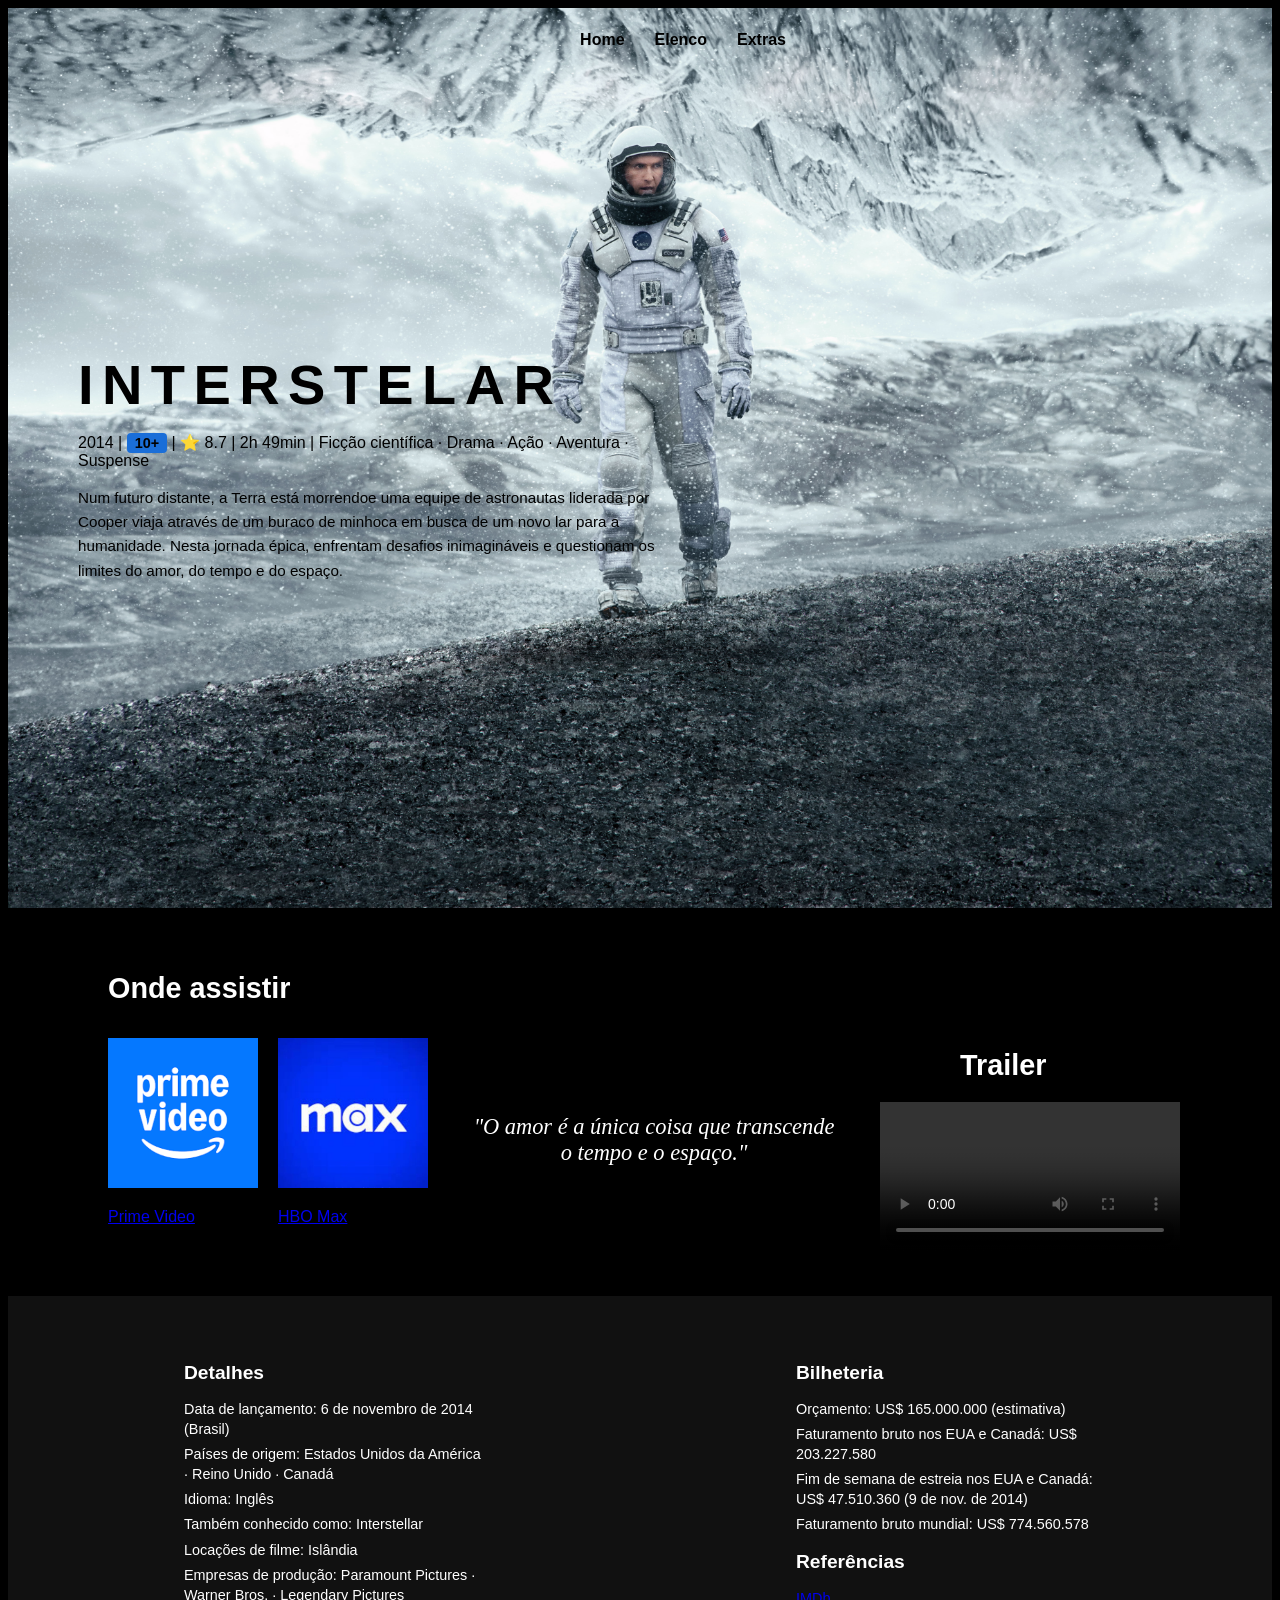
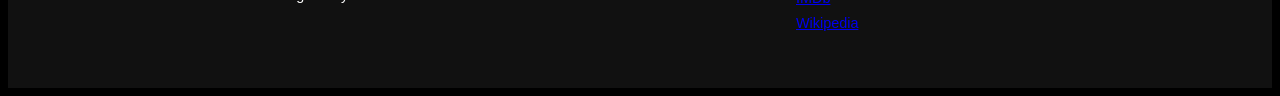
<file: index.html>
<!DOCTYPE html>
<html lang="pt-BR">

<head>
  <meta charset="UTF-8">
  <title>Interestelar</title>
  <link rel="stylesheet" href="styles.css">
</head>

<body>
  <audio autoplay hidden loop>
    <source src="audio/theme.mp3" type="audio/mpeg">
  </audio>

  <header>
    <nav class="navbar">
      <ul>
        <li><a href="index.html">Home</a></li>
        <li><a href="elenco.html">Elenco</a></li>
        <li><a href="extras.html">Extras</a></li>
      </ul>
    </nav>
  </header>

  <section class="hero">
    <div class="hero-conteudo">
      <h1>INTERSTELAR</h1>
      <p class="info">2014 | <span class="idade">10+</span> | ⭐ 8.7 | 2h 49min | Ficção científica · Drama · Ação ·
        Aventura · Suspense</p>
      <p class="descricao">
        Num futuro distante, a Terra está morrendoe uma equipe de astronautas liderada
        por Cooper viaja através de um buraco de minhoca em busca
        de um novo lar para a humanidade. Nesta jornada épica, enfrentam desafios
        inimagináveis e questionam os limites do amor, do tempo e do espaço.
      </p>
    </div>
  </section>

  <section class="assistir">
    <h2>Onde assistir</h2>

    <div class="conteudo">
      <div class="logos">
        <a href="https://www.primevideo.com/-/pt/detail/Interestelar/0PUNMGZEWOMYFKR1XIGOLTL2YM" target="_blank">
          <img src="imagens/prime.png" alt="Prime Video">
          <p>Prime Video</p>
        </a>
        <a href="https://www.hbomax.com/br/pt/movies/interestelar/aa5b9295-8f9c-44f5-809b-3f2b84badfbf?utm_source=universal_search"
          target="_blank">
          <img src="imagens/MAX.jpg" alt="HBO Max">
          <p>HBO Max</p>
        </a>
      </div>

      <div class="frase">
        <p>"O amor é a única coisa que transcende o tempo e o espaço."</p>
      </div>

      <div>
        <h2>Trailer</h2>
        <video controls>
          <source src="audio/trailer.mp4" type="video/mp4">
        </video>
      </div>
    </div>
  </section>

  <footer>
    <section>
      <h2>Detalhes</h2>
      <p>Data de lançamento: 6 de novembro de 2014 (Brasil)</p>
      <p>Países de origem: Estados Unidos da América · Reino Unido · Canadá</p>
      <p>Idioma: Inglês</p>
      <p>Também conhecido como: Interstellar</p>
      <p>Locações de filme: Islândia</p>
      <p>Empresas de produção: Paramount Pictures · Warner Bros. · Legendary Pictures</p>
    </section>

    <section>
      <h2>Bilheteria</h2>
      <p>Orçamento: US$ 165.000.000 (estimativa)</p>
      <p>Faturamento bruto nos EUA e Canadá: US$ 203.227.580</p>
      <p>Fim de semana de estreia nos EUA e Canadá: US$ 47.510.360 (9 de nov. de 2014)</p>
      <p>Faturamento bruto mundial: US$ 774.560.578</p>
      <h2>Referências</h2>
      <p><a href="https://www.imdb.com/pt/title/tt0816692/" target="_blank">IMDb</a></p>
      <p><a href="https://pt.wikipedia.org/wiki/Interstellar" target="_blank">Wikipedia</a></p>
    </section>

  </footer>

</body>

</html>
</file>
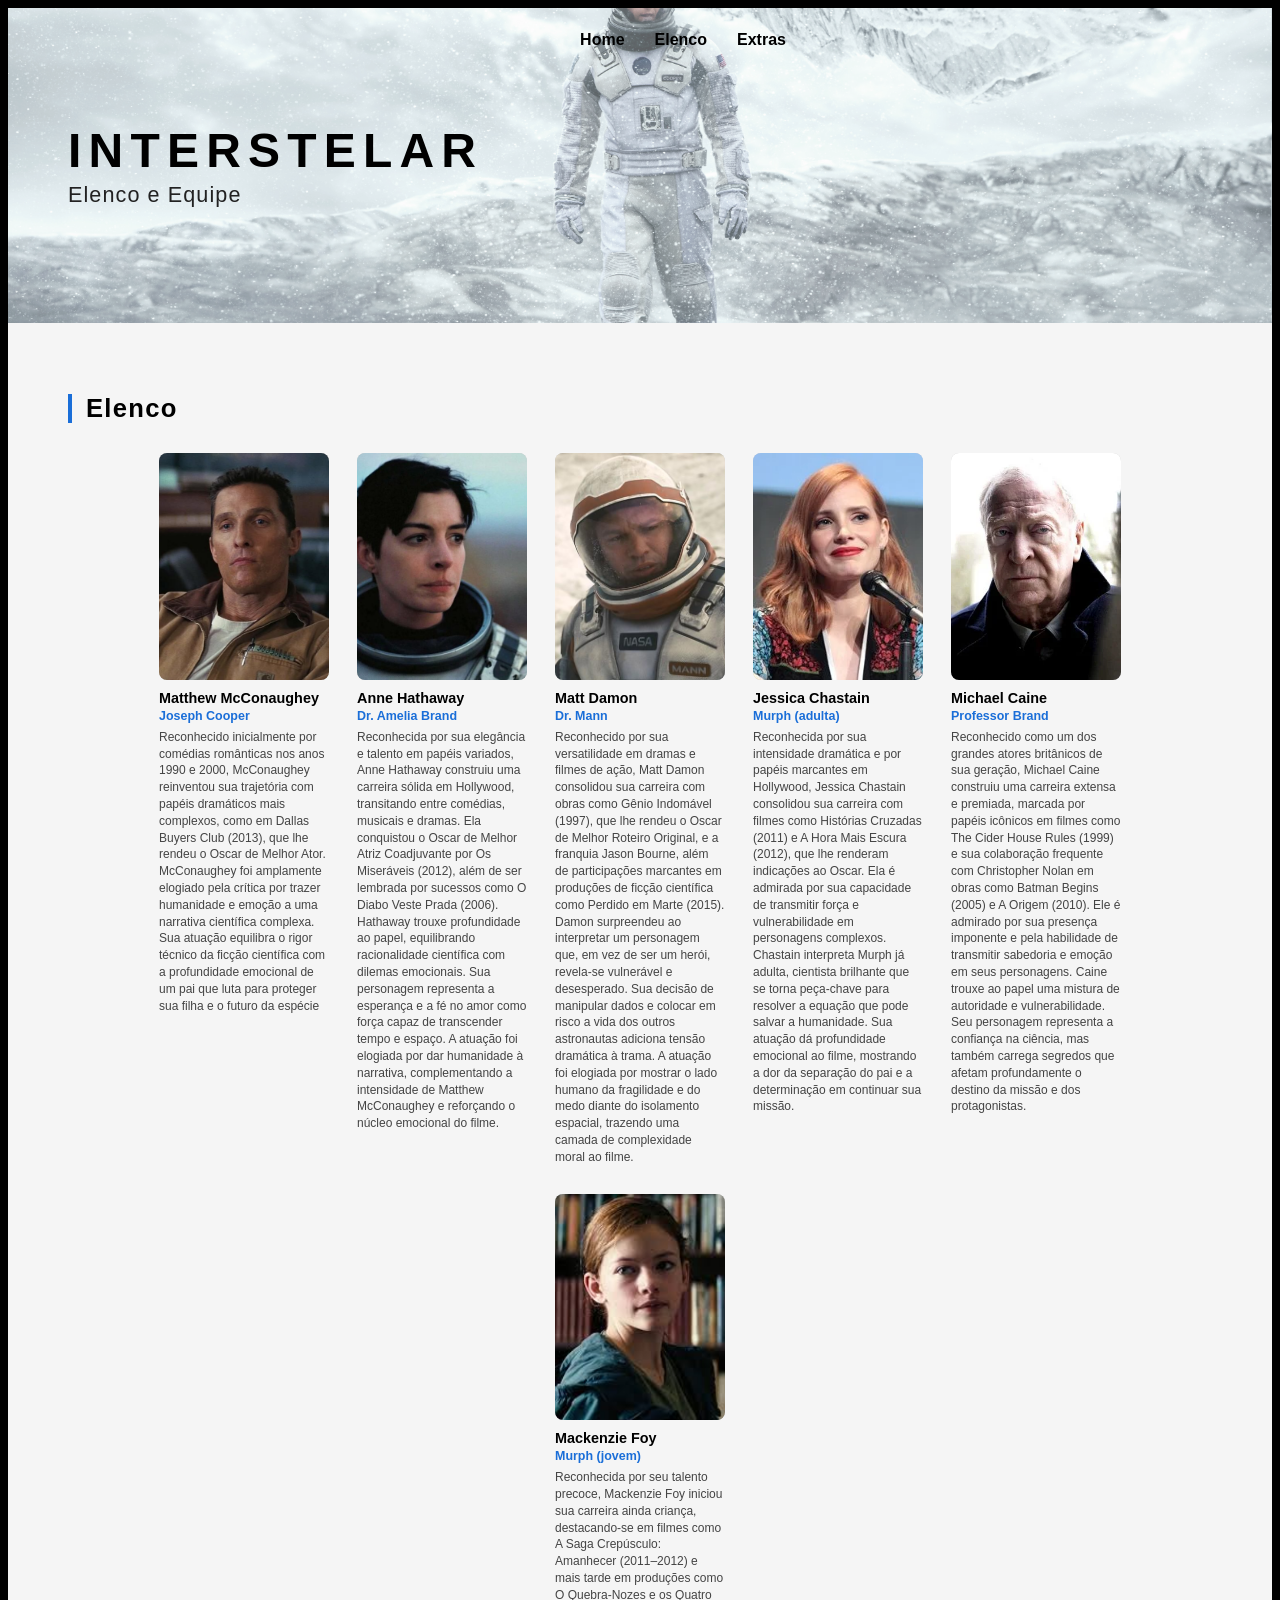
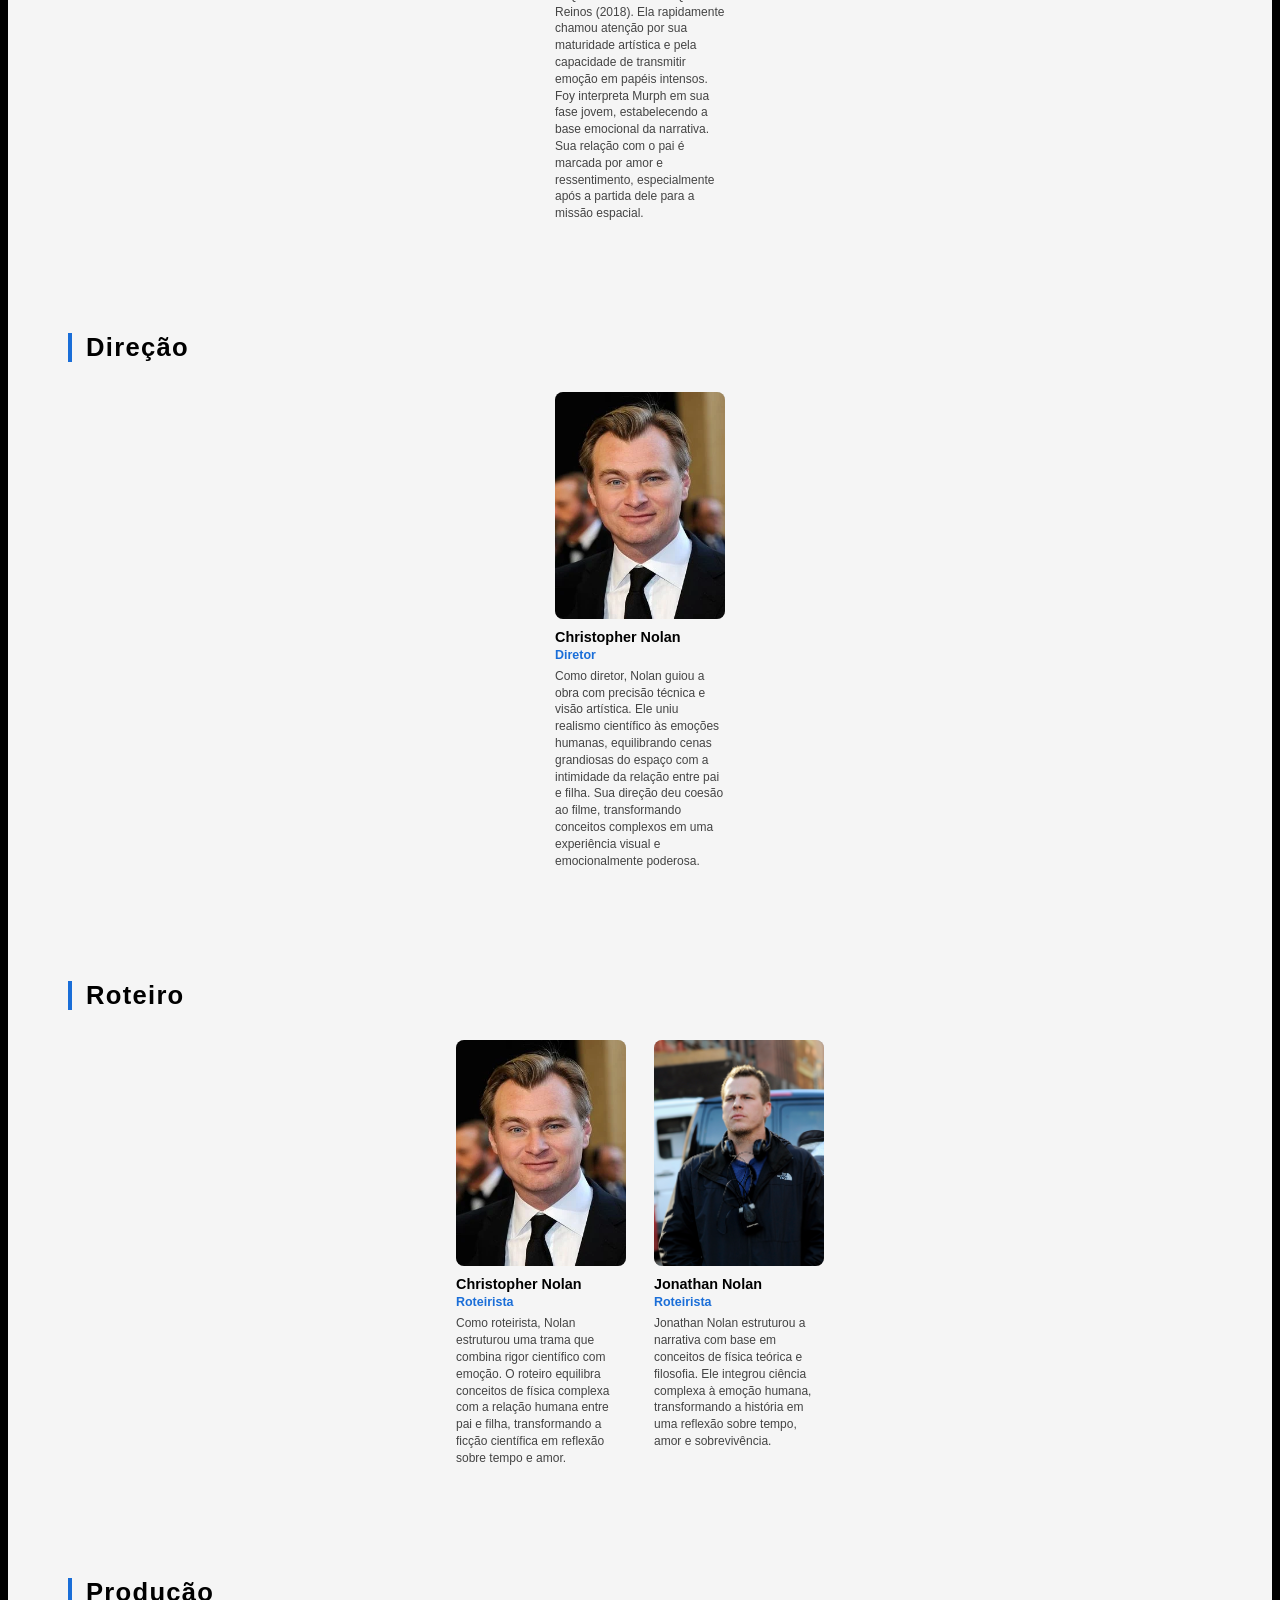
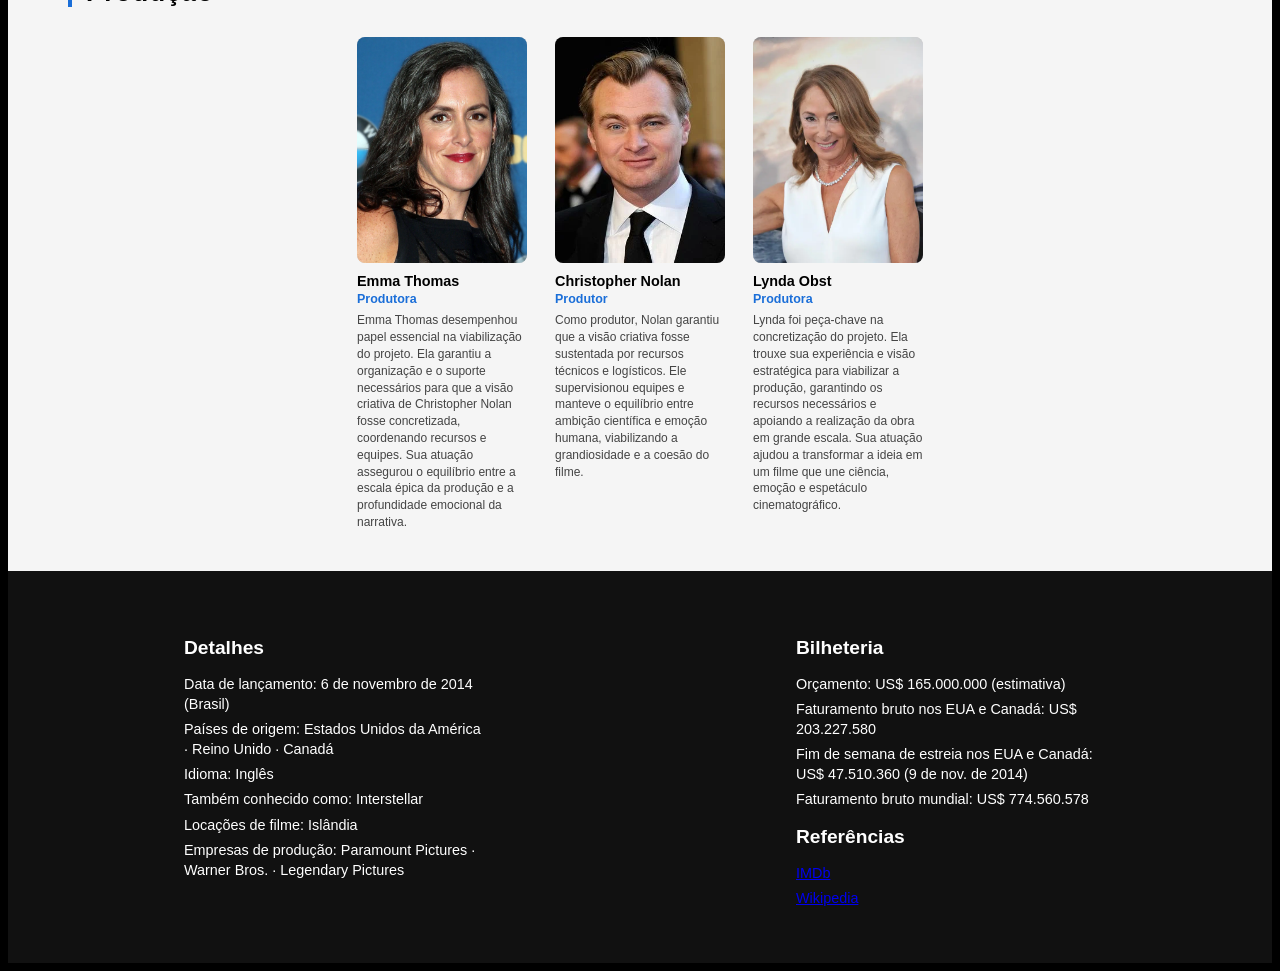
<file: elenco.html>
<!DOCTYPE html>
<html lang="pt-BR">

<head>
  <meta charset="UTF-8">
  <title>Interestelar — Elenco</title>
  <link rel="stylesheet" href="styles.css">
</head>

<body>

  <audio autoplay hidden loop>
    <source src="audio/theme.mp3" type="audio/mpeg">
  </audio>

  <header>
    <nav class="navbar">
      <ul>
        <li><a href="index.html">Home</a></li>
        <li><a href="elenco.html">Elenco</a></li>
        <li><a href="extras.html">Extras</a></li>
      </ul>
    </nav>
  </header>

  <div class="elenco-page">

    <div class="elenco-hero">
      <h1>INTERSTELAR <span>Elenco e Equipe</span></h1>
    </div>

    <section class="secao">
      <h2>Elenco</h2>
      <div class="cards-grid">

        <div class="card">
          <img src="imagens/elenco/matthew.jpg" alt="Matthew McConaughey">
          <h3>Matthew McConaughey</h3>
          <p class="papel">Joseph Cooper</p>
          <p class="descricao">Reconhecido inicialmente por comédias românticas nos anos 1990 e 2000, McConaughey
            reinventou sua trajetória com papéis dramáticos mais complexos, como em Dallas Buyers Club (2013), que lhe
            rendeu o Oscar de Melhor Ator.
            McConaughey foi amplamente elogiado pela crítica por trazer humanidade e emoção a uma narrativa científica
            complexa. Sua atuação equilibra o rigor técnico da ficção científica com a profundidade emocional de um pai
            que luta para proteger sua filha e o futuro da espécie
          </p>
        </div>

        <div class="card">
          <img src="imagens/elenco/anne.jpg" alt="Anne Hathaway">
          <h3>Anne Hathaway</h3>
          <p class="papel">Dr. Amelia Brand</p>
          <p class="descricao">Reconhecida por sua elegância e talento em papéis variados, Anne Hathaway construiu uma
            carreira sólida em Hollywood, transitando entre comédias, musicais e dramas. Ela conquistou o Oscar de
            Melhor Atriz Coadjuvante por Os Miseráveis (2012), além de ser lembrada por sucessos como O Diabo Veste
            Prada (2006).
            Hathaway trouxe profundidade ao papel, equilibrando racionalidade científica com dilemas emocionais. Sua
            personagem representa a esperança e a fé no amor como força capaz de transcender tempo e espaço. A atuação
            foi elogiada por dar humanidade à narrativa, complementando a intensidade de Matthew McConaughey e
            reforçando o núcleo emocional do filme.</p>
        </div>

        <div class="card">
          <img src="imagens/elenco/matt.jpeg" alt="Matt Damon">
          <h3>Matt Damon</h3>
          <p class="papel">Dr. Mann</p>
          <p class="descricao">Reconhecido por sua versatilidade em dramas e filmes de ação, Matt Damon consolidou sua
            carreira com obras como Gênio Indomável (1997), que lhe rendeu o Oscar de Melhor Roteiro Original, e a
            franquia Jason Bourne, além de participações marcantes em produções de ficção científica como Perdido em
            Marte (2015).
            Damon surpreendeu ao interpretar um personagem que, em vez de ser um herói, revela-se vulnerável e
            desesperado. Sua decisão de manipular dados e colocar em risco a vida dos outros astronautas adiciona tensão
            dramática à trama. A atuação foi elogiada por mostrar o lado humano da fragilidade e do medo diante do
            isolamento espacial, trazendo uma camada de complexidade moral ao filme.</p>
        </div>

        <div class="card">
          <img src="imagens/elenco/murph.webp" alt="Jessica Chastain">
          <h3>Jessica Chastain</h3>
          <p class="papel">Murph (adulta)</p>
          <p class="descricao">Reconhecida por sua intensidade dramática e por papéis marcantes em Hollywood, Jessica
            Chastain consolidou sua carreira com filmes como Histórias Cruzadas (2011) e A Hora Mais Escura (2012), que
            lhe renderam indicações ao Oscar. Ela é admirada por sua capacidade de transmitir força e vulnerabilidade em
            personagens complexos.
            Chastain interpreta Murph já adulta, cientista brilhante que se torna peça-chave para resolver a equação que
            pode salvar a humanidade. Sua atuação dá profundidade emocional ao filme, mostrando a dor da separação do
            pai e a determinação em continuar sua missão.
          </p>
        </div>

        <div class="card">
          <img src="imagens/elenco/brand.webp" alt="Michael Caine">
          <h3>Michael Caine</h3>
          <p class="papel">Professor Brand</p>
          <p class="descricao">Reconhecido como um dos grandes atores britânicos de sua geração, Michael Caine construiu
            uma carreira extensa e premiada, marcada por papéis icônicos em filmes como The Cider House Rules (1999) e
            sua colaboração frequente com Christopher Nolan em obras como Batman Begins (2005) e A Origem (2010). Ele é
            admirado por sua presença imponente e pela habilidade de transmitir sabedoria e emoção em seus personagens.
            Caine trouxe ao papel uma mistura de autoridade e vulnerabilidade. Seu personagem representa a confiança na
            ciência, mas também carrega segredos que afetam profundamente o destino da missão e dos protagonistas.</p>
        </div>

        <div class="card">
          <img src="imagens/elenco/mackenzie.png" alt="Mackenzie Foy">
          <h3>Mackenzie Foy</h3>
          <p class="papel">Murph (jovem)</p>
          <p class="descricao">Reconhecida por seu talento precoce, Mackenzie Foy iniciou sua carreira ainda criança,
            destacando-se em filmes como A Saga Crepúsculo: Amanhecer (2011–2012) e mais tarde em produções como O
            Quebra-Nozes e os Quatro Reinos (2018). Ela rapidamente chamou atenção por sua maturidade artística e pela
            capacidade de transmitir emoção em papéis intensos.
            Foy interpreta Murph em sua fase jovem, estabelecendo a base emocional da narrativa. Sua relação com o pai é
            marcada por amor e ressentimento, especialmente após a partida dele para a missão espacial.</p>
        </div>

      </div>
    </section>

    <section class="secao">
      <h2>Direção</h2>
      <div class="cards-grid">

        <div class="card">
          <img src="imagens/elenco/producao/Nolan.webp" alt="Nolan">
          <h3>Christopher Nolan</h3>
          <p class="papel">Diretor</p>
          <p class="descricao">Como diretor, Nolan guiou a obra com precisão técnica e visão artística. Ele uniu
            realismo científico às emoções humanas, equilibrando cenas grandiosas do espaço com a intimidade da relação
            entre pai e filha. Sua direção deu coesão ao filme, transformando conceitos complexos em uma experiência
            visual e emocionalmente poderosa.</p>
        </div>

      </div>
    </section>

    <section class="secao">
      <h2>Roteiro</h2>
      <div class="cards-grid">

        <div class="card">
          <img src="imagens/elenco/producao/Nolan.webp" alt="Nolan">
          <h3>Christopher Nolan</h3>
          <p class="papel">Roteirista</p>
          <p class="descricao">Como roteirista, Nolan estruturou uma trama que combina rigor científico com emoção. O
            roteiro equilibra conceitos de física complexa com a relação humana entre pai e filha, transformando a
            ficção científica em reflexão sobre tempo e amor.</p>
        </div>

        <div class="card">
          <img src="imagens/elenco/producao/jhonatan.jpg" alt="Jhonatan">
          <h3>Jonathan Nolan</h3>
          <p class="papel">Roteirista</p>
          <p class="descricao"> Jonathan Nolan estruturou a narrativa com base em conceitos de física teórica e
            filosofia. Ele integrou ciência complexa à emoção humana, transformando a história em uma reflexão sobre
            tempo, amor e sobrevivência.</p>
        </div>

      </div>
    </section>

    <section class="secao">
      <h2>Produção</h2>
      <div class="cards-grid">

        <div class="card">
          <img src="imagens/elenco/producao/Emma.webp" alt="Emma Thomas">
          <h3>Emma Thomas</h3>
          <p class="papel">Produtora</p>
          <p class="descricao">Emma Thomas desempenhou papel essencial na viabilização do projeto. Ela garantiu a
            organização e o suporte necessários para que a visão criativa de Christopher Nolan fosse concretizada,
            coordenando recursos e equipes. Sua atuação assegurou o equilíbrio entre a escala épica da produção e a
            profundidade emocional da narrativa.</p>
        </div>

        <div class="card">
          <img src="imagens/elenco/producao/Nolan.webp" alt="Nolan">
          <h3>Christopher Nolan</h3>
          <p class="papel">Produtor</p>
          <p class="descricao">Como produtor, Nolan garantiu que a visão criativa fosse sustentada por recursos técnicos
            e logísticos. Ele supervisionou equipes e manteve o equilíbrio entre ambição científica e emoção humana,
            viabilizando a grandiosidade e a coesão do filme.</p>
        </div>

        <div class="card">
          <img src="imagens/elenco/producao/lynda.webp" alt="Lynda Obst">
          <h3>Lynda Obst</h3>
          <p class="papel">Produtora</p>
          <p class="descricao">Lynda foi peça-chave na concretização do projeto. Ela trouxe sua experiência e visão
            estratégica para viabilizar a produção, garantindo os recursos necessários e apoiando a realização da obra
            em grande escala. Sua atuação ajudou a transformar a ideia em um filme que une ciência, emoção e espetáculo
            cinematográfico.</p>
        </div>

      </div>
    </section>

  </div>

  <footer>
    <section>
      <h2>Detalhes</h2>
      <p>Data de lançamento: 6 de novembro de 2014 (Brasil)</p>
      <p>Países de origem: Estados Unidos da América · Reino Unido · Canadá</p>
      <p>Idioma: Inglês</p>
      <p>Também conhecido como: Interstellar</p>
      <p>Locações de filme: Islândia</p>
      <p>Empresas de produção: Paramount Pictures · Warner Bros. · Legendary Pictures</p>
    </section>
    <section>
      <h2>Bilheteria</h2>
      <p>Orçamento: US$ 165.000.000 (estimativa)</p>
      <p>Faturamento bruto nos EUA e Canadá: US$ 203.227.580</p>
      <p>Fim de semana de estreia nos EUA e Canadá: US$ 47.510.360 (9 de nov. de 2014)</p>
      <p>Faturamento bruto mundial: US$ 774.560.578</p>
      <h2>Referências</h2>
      <p><a href="https://www.imdb.com/pt/title/tt0816692/" target="_blank">IMDb</a></p>
      <p><a href="https://pt.wikipedia.org/wiki/Interstellar" target="_blank">Wikipedia</a></p>
    </section>
  </footer>
</body>

</html>
</file>
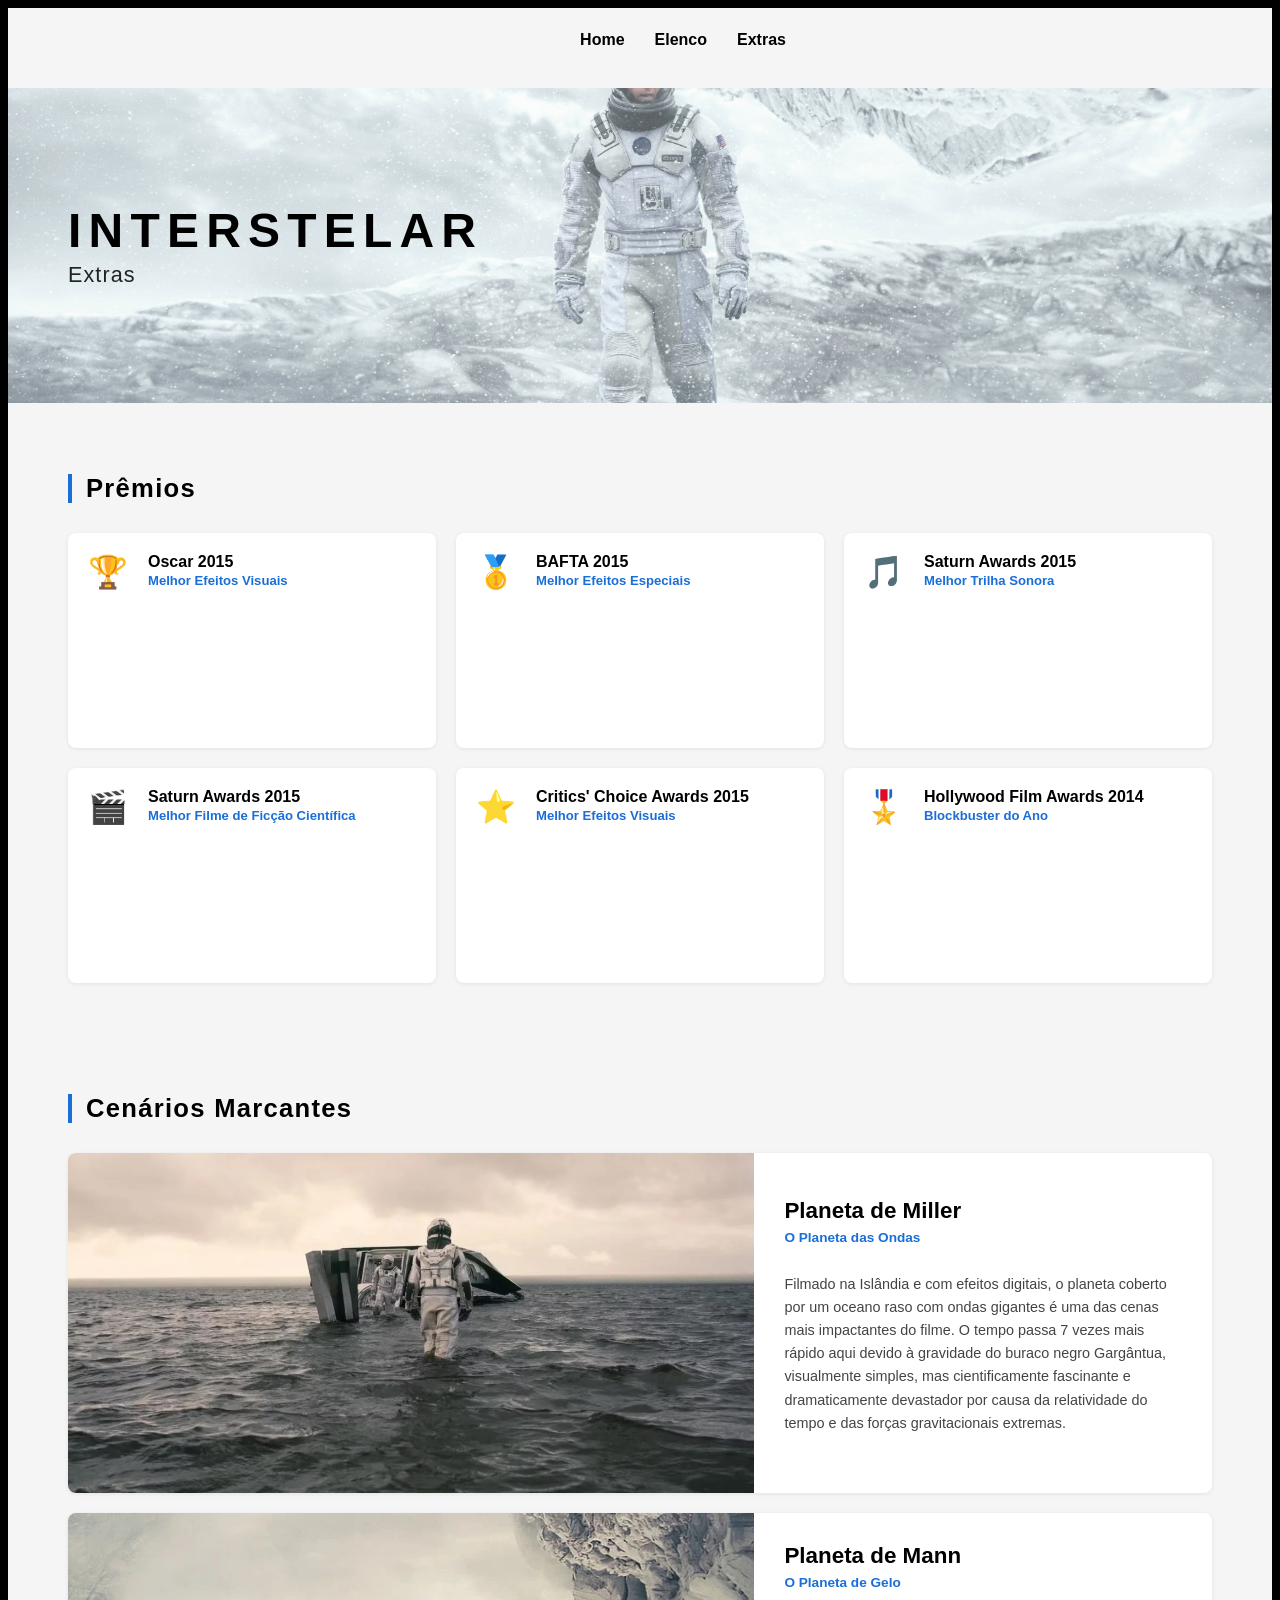
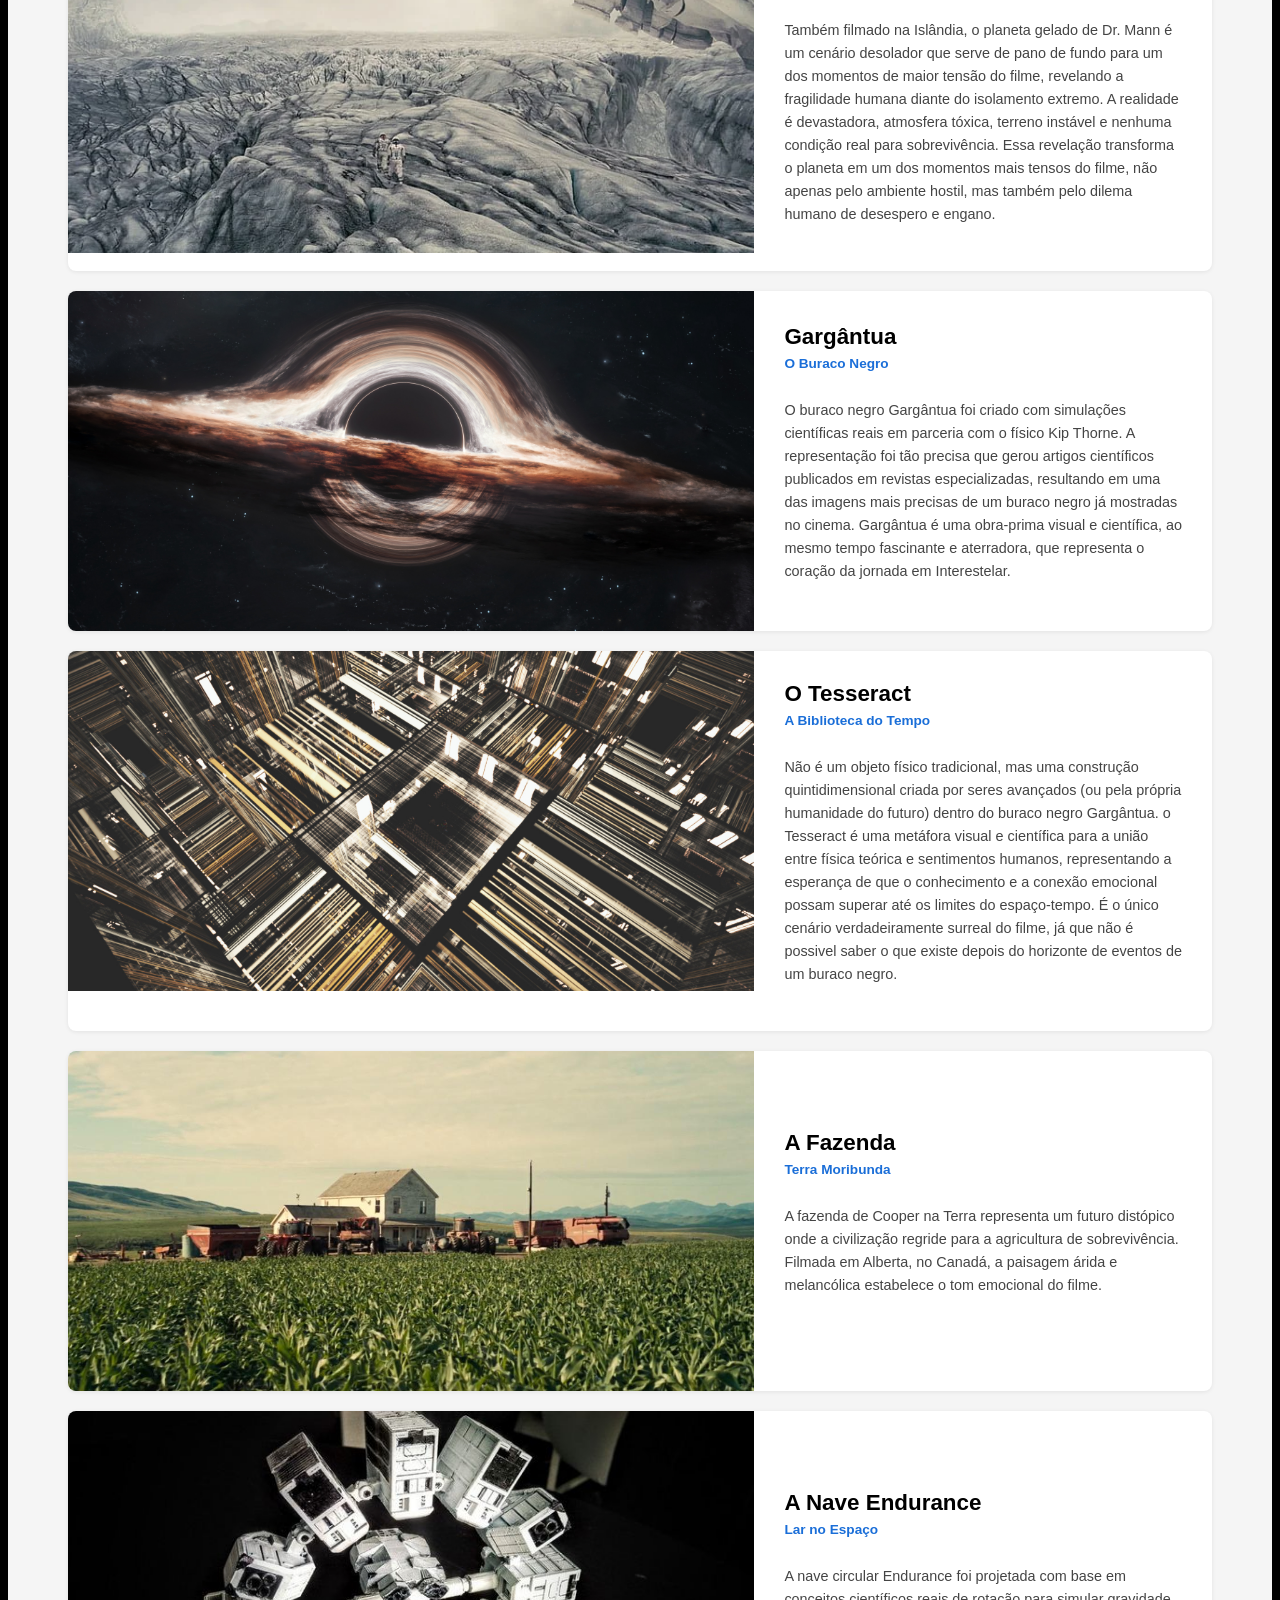
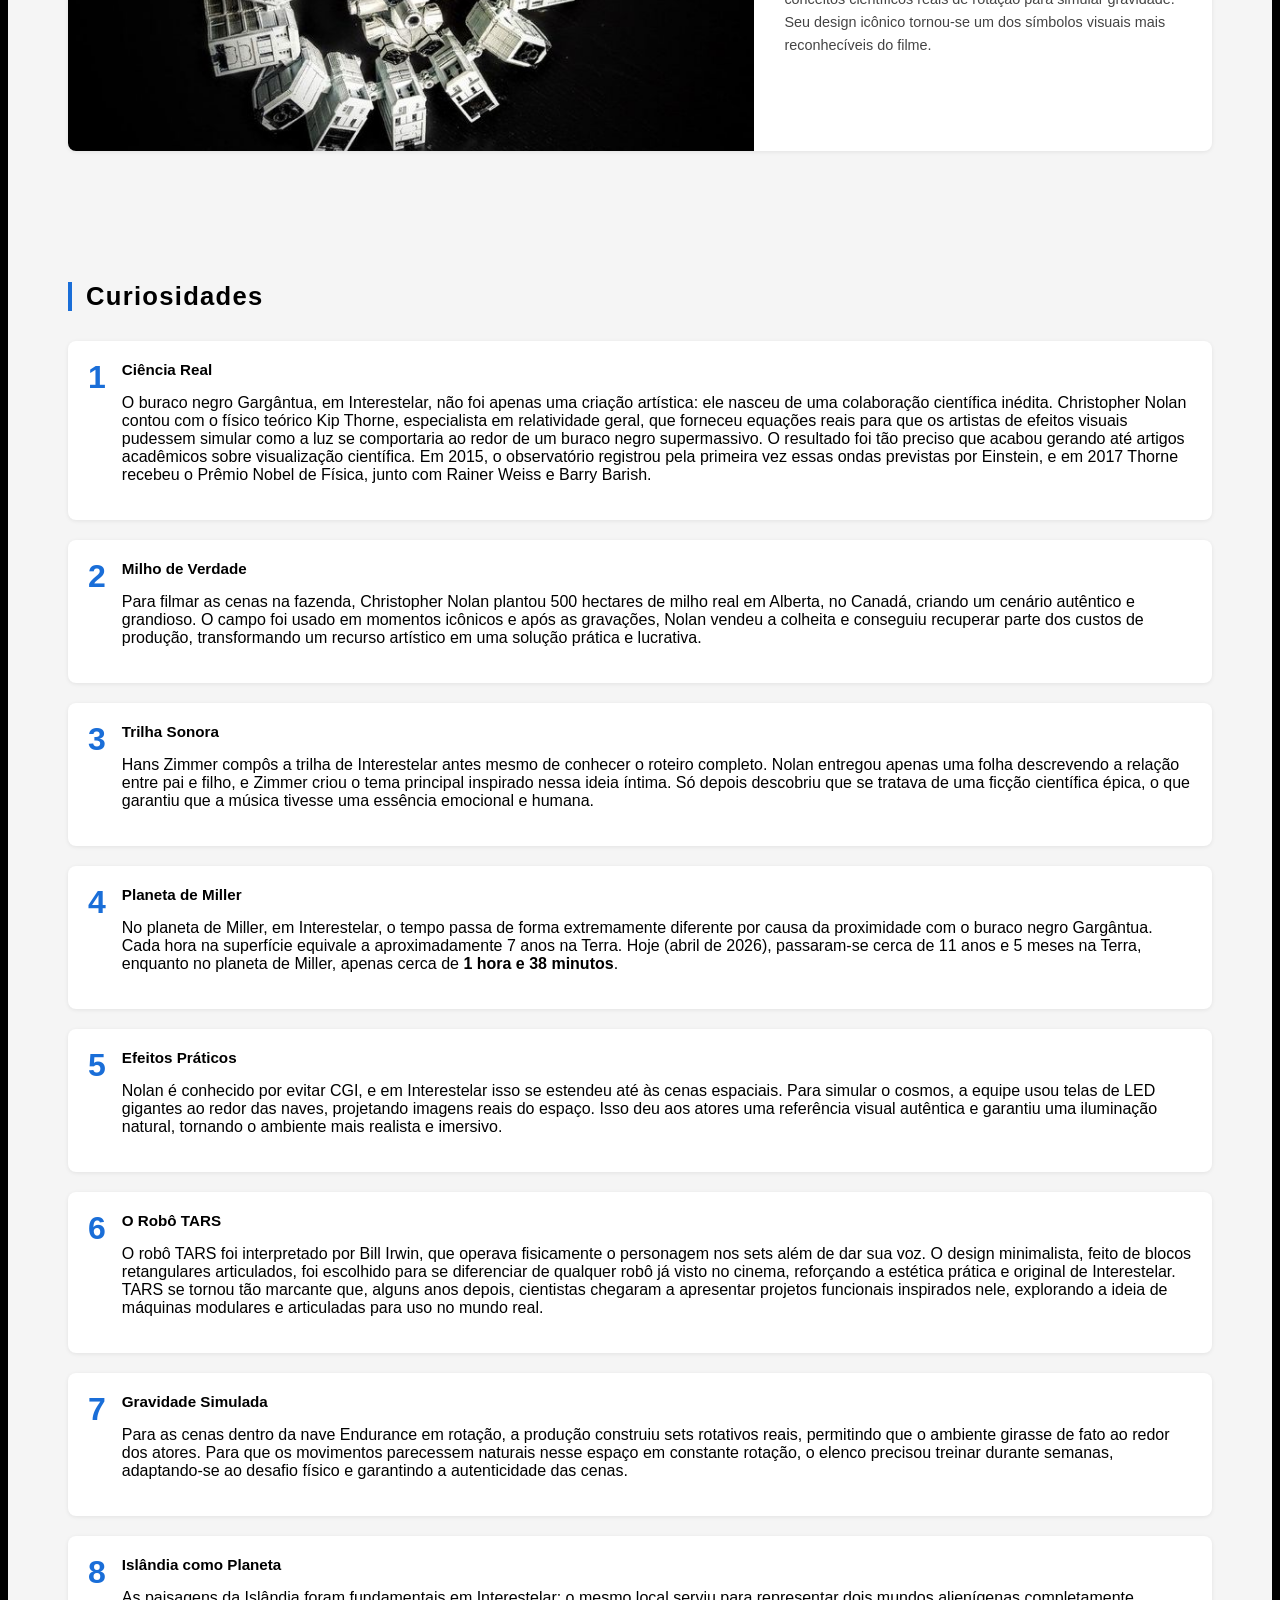
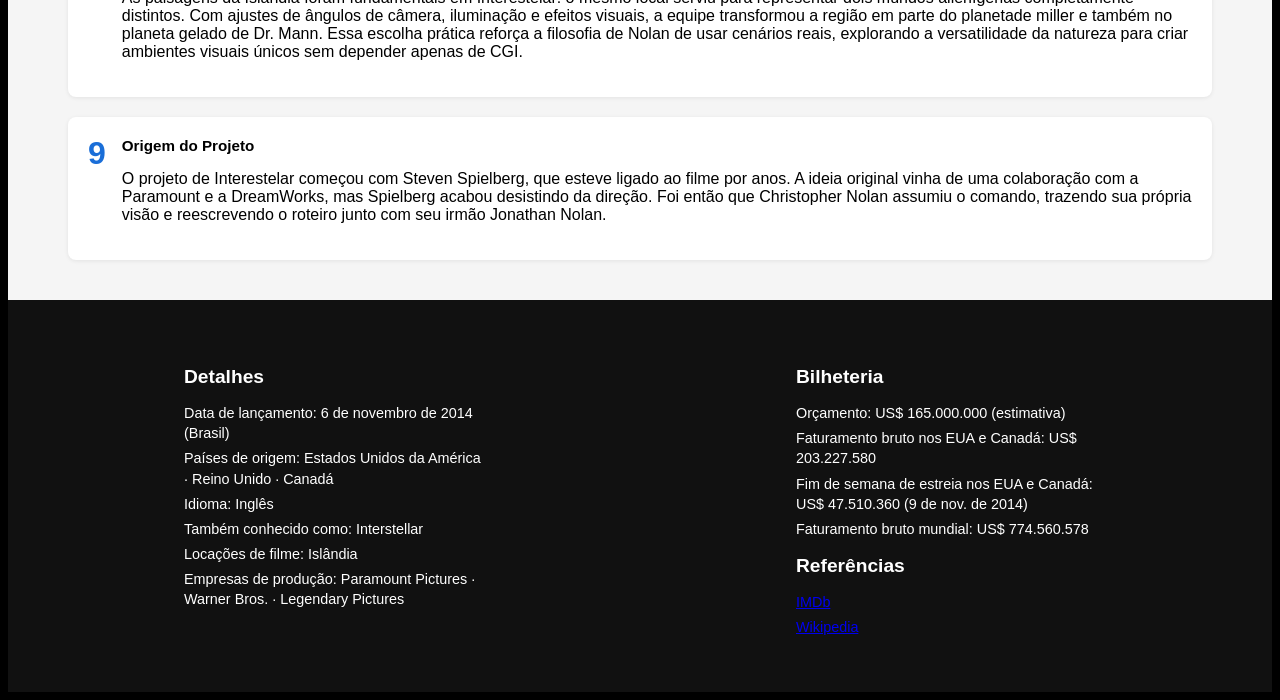
<file: extras.html>
<!DOCTYPE html>
<html lang="pt-BR">

<head>
  <meta charset="UTF-8">
  <title>Interestelar — Extras</title>
  <link rel="stylesheet" href="styles.css">
</head>

<body>

  <audio autoplay hidden loop>
    <source src="audio/theme.mp3" type="audio/mpeg">
  </audio>

  <header>
    <nav class="navbar">
      <ul>
        <li><a href="index.html">Home</a></li>
        <li><a href="elenco.html">Elenco</a></li>
        <li><a href="extras.html">Extras</a></li>
      </ul>
    </nav>
  </header>

  <div class="elenco">

    <div class="elenco-hero">
      <h1>INTERSTELAR <span>Extras</span></h1>
    </div>

    <section class="secao">
      <h2>Prêmios</h2>
      <div class="premios-grid">

        <div class="premio-card">
          <div class="premio-icone">🏆</div>
          <div class="premio-info">
            <h3>Oscar 2015</h3>
            <p class="premio-categoria">Melhor Efeitos Visuais</p>
            <p class="descricao">O filme venceu o Oscar de Melhor Efeitos Visuais, sendo reconhecido pela representação
              cientificamente precisa de buracos negros e viagens espaciais, criada em parceria com o físico Kip Thorne.
            </p>
          </div>
        </div>

        <div class="premio-card">
          <div class="premio-icone">🥇</div>
          <div class="premio-info">
            <h3>BAFTA 2015</h3>
            <p class="premio-categoria">Melhor Efeitos Especiais</p>
            <p class="descricao">O BAFTA reconheceu o trabalho excepcional da equipe de efeitos especiais, que utilizou
              técnicas inovadoras para recriar fenômenos cósmicos com realismo sem precedentes no cinema.</p>
          </div>
        </div>

        <div class="premio-card">
          <div class="premio-icone">🎵</div>
          <div class="premio-info">
            <h3>Saturn Awards 2015</h3>
            <p class="premio-categoria">Melhor Trilha Sonora</p>
            <p class="descricao">Hans Zimmer foi premiado pela trilha sonora icônica do filme, composta com órgão de
              tubos e cordas, que se tornou uma das mais aclamadas da história do cinema moderno.</p>
          </div>
        </div>

        <div class="premio-card">
          <div class="premio-icone">🎬</div>
          <div class="premio-info">
            <h3>Saturn Awards 2015</h3>
            <p class="premio-categoria">Melhor Filme de Ficção Científica</p>
            <p class="descricao">Interstelar foi eleito o melhor filme de ficção científica do ano pelo Saturn Awards,
              consolidando seu lugar como uma das obras mais importantes do gênero na história recente do cinema.</p>
          </div>
        </div>

        <div class="premio-card">
          <div class="premio-icone">⭐</div>
          <div class="premio-info">
            <h3>Critics' Choice Awards 2015</h3>
            <p class="premio-categoria">Melhor Efeitos Visuais</p>
            <p class="descricao">O filme foi amplamente reconhecido pela crítica especializada por seus efeitos visuais
              revolucionários, recebendo também o prêmio do Critics' Choice Awards nesta categoria.</p>
          </div>
        </div>

        <div class="premio-card">
          <div class="premio-icone">🎖️</div>
          <div class="premio-info">
            <h3>Hollywood Film Awards 2014</h3>
            <p class="premio-categoria">Blockbuster do Ano</p>
            <p class="descricao">Interstelar foi reconhecido como o grande blockbuster do ano de 2014, unindo sucesso
              comercial e reconhecimento artístico de forma rara no cinema contemporâneo.</p>
          </div>
        </div>

      </div>
    </section>

    <section class="secao">
      <h2>Cenários Marcantes</h2>
      <div class="cenarios-lista">

        <div class="cenario-card">
          <img src="imagens/miller.jpg" alt="Planeta de Miller">
          <div class="cenario-info">
            <h3>Planeta de Miller</h3>
            <p class="papel">O Planeta das Ondas</p>
            <p class="descricao">Filmado na Islândia e com efeitos digitais, o planeta coberto por um oceano raso com
              ondas gigantes é uma das cenas mais impactantes do filme. O tempo passa 7 vezes mais rápido aqui devido à
              gravidade do buraco negro Gargântua, visualmente simples, mas cientificamente fascinante e dramaticamente
              devastador por causa da relatividade do tempo e das forças gravitacionais extremas.</p>
          </div>
        </div>

        <div class="cenario-card">
          <img src="imagens/mann.webp" alt="Planeta de Mann">
          <div class="cenario-info">
            <h3>Planeta de Mann</h3>
            <p class="papel">O Planeta de Gelo</p>
            <p class="descricao">Também filmado na Islândia, o planeta gelado de Dr. Mann é um cenário desolador que
              serve de pano de fundo para um dos momentos de maior tensão do filme, revelando a fragilidade humana
              diante do isolamento extremo. A realidade é devastadora, atmosfera tóxica, terreno instável e nenhuma
              condição real para sobrevivência. Essa revelação transforma o planeta em um dos momentos mais tensos do
              filme, não apenas pelo ambiente hostil, mas também pelo dilema humano de desespero e engano.</p>
          </div>
        </div>

        <div class="cenario-card">
          <img src="imagens/gargantua.jpg" alt="Gargântua">
          <div class="cenario-info">
            <h3>Gargântua</h3>
            <p class="papel">O Buraco Negro</p>
            <p class="descricao">O buraco negro Gargântua foi criado com simulações científicas reais em parceria com o
              físico Kip Thorne. A representação foi tão precisa que gerou artigos científicos publicados em revistas
              especializadas, resultando em uma das imagens mais precisas de um buraco negro já mostradas no cinema.
              Gargântua é uma obra-prima visual e científica, ao mesmo tempo fascinante e aterradora, que representa o
              coração da jornada em Interestelar.</p>
          </div>
        </div>

        <div class="cenario-card">
          <img src="imagens/tesseract.jpg" alt="Tesseract">
          <div class="cenario-info">
            <h3>O Tesseract</h3>
            <p class="papel">A Biblioteca do Tempo</p>
            <p class="descricao">Não é um objeto físico tradicional, mas uma construção quintidimensional criada por
              seres avançados (ou pela própria humanidade do futuro) dentro do buraco negro Gargântua. o Tesseract é uma
              metáfora visual e científica para a união entre física teórica e sentimentos humanos, representando a
              esperança de que o conhecimento e a conexão emocional possam superar até os limites do espaço-tempo. É o
              único cenário verdadeiramente surreal do filme, já que não é possivel saber o que existe depois do
              horizonte de eventos de um buraco negro.</p>
          </div>
        </div>

        <div class="cenario-card">
          <img src="imagens/fazenda.jpg" alt="Fazenda">
          <div class="cenario-info">
            <h3>A Fazenda</h3>
            <p class="papel">Terra Moribunda</p>
            <p class="descricao">A fazenda de Cooper na Terra representa um futuro distópico onde a civilização regride
              para a agricultura de sobrevivência. Filmada em Alberta, no Canadá, a paisagem árida e melancólica
              estabelece o tom emocional do filme.</p>
          </div>
        </div>

        <div class="cenario-card">
          <img src="imagens/endurance.jpg" alt="Endurance">
          <div class="cenario-info">
            <h3>A Nave Endurance</h3>
            <p class="papel">Lar no Espaço</p>
            <p class="descricao">A nave circular Endurance foi projetada com base em conceitos científicos reais de
              rotação para simular gravidade. Seu design icônico tornou-se um dos símbolos visuais mais reconhecíveis do
              filme.</p>
          </div>
        </div>

      </div>
    </section>

    <section class="secao">
      <h2>Curiosidades</h2>
      <div class="curiosidades-grid">

        <div class="curiosidade-card">
          <span class="curiosidade-num">1</span>
          <div>
            <h3>Ciência Real</h3>
            <p class="descricao">O buraco negro Gargântua, em Interestelar, não foi apenas uma criação artística: ele
              nasceu de uma colaboração científica inédita. Christopher Nolan contou com o físico teórico Kip Thorne,
              especialista em relatividade geral, que forneceu equações reais para que os artistas de efeitos visuais
              pudessem simular como a luz se comportaria ao redor de um buraco negro supermassivo. O resultado foi tão
              preciso que acabou gerando até artigos acadêmicos sobre visualização científica. Em 2015, o observatório
              registrou pela primeira vez essas ondas previstas por Einstein, e em 2017 Thorne recebeu o Prêmio Nobel de
              Física, junto com Rainer Weiss e Barry Barish.</p>
          </div>
        </div>

        <div class="curiosidade-card">
          <span class="curiosidade-num">2</span>
          <div>
            <h3>Milho de Verdade</h3>
            <p class="descricao">Para filmar as cenas na fazenda, Christopher Nolan plantou 500 hectares de milho real
              em Alberta, no Canadá, criando um cenário autêntico e grandioso. O campo foi usado em momentos icônicos e
              após as gravações, Nolan vendeu a colheita e conseguiu recuperar parte dos custos de produção,
              transformando um recurso artístico em uma solução prática e lucrativa.</p>
          </div>
        </div>

        <div class="curiosidade-card">
          <span class="curiosidade-num">3</span>
          <div>
            <h3>Trilha Sonora</h3>
            <p class="descricao">Hans Zimmer compôs a trilha de Interestelar antes mesmo de conhecer o roteiro completo.
              Nolan entregou apenas uma folha descrevendo a relação entre pai e filho, e Zimmer criou o tema principal
              inspirado nessa ideia íntima. Só depois descobriu que se tratava de uma ficção científica épica, o que
              garantiu que a música tivesse uma essência emocional e humana.</p>
          </div>
        </div>

        <div class="curiosidade-card">
          <span class="curiosidade-num">4</span>
          <div>
            <h3>Planeta de Miller</h3>
            <p class="descricao">No planeta de Miller, em Interestelar, o tempo passa de forma extremamente diferente
              por causa da proximidade com o buraco negro Gargântua. Cada hora na superfície equivale a aproximadamente
              7 anos na Terra. Hoje (abril de 2026), passaram-se cerca de 11 anos e 5 meses na Terra, enquanto no
              planeta de Miller, apenas cerca de <strong>1 hora e 38 minutos</strong>.</p>
          </div>
        </div>

        <div class="curiosidade-card">
          <span class="curiosidade-num">5</span>
          <div>
            <h3>Efeitos Práticos</h3>
            <p class="descricao">Nolan é conhecido por evitar CGI, e em Interestelar isso se estendeu até às cenas
              espaciais. Para simular o cosmos, a equipe usou telas de LED gigantes ao redor das naves, projetando
              imagens reais do espaço. Isso deu aos atores uma referência visual autêntica e garantiu uma iluminação
              natural, tornando o ambiente mais realista e imersivo.</p>
          </div>
        </div>

        <div class="curiosidade-card">
          <span class="curiosidade-num">6</span>
          <div>
            <h3>O Robô TARS</h3>
            <p class="descricao">O robô TARS foi interpretado por Bill Irwin, que operava fisicamente o personagem nos
              sets além de dar sua voz. O design minimalista, feito de blocos retangulares articulados, foi escolhido
              para se diferenciar de qualquer robô já visto no cinema, reforçando a estética prática e original de
              Interestelar. TARS se tornou tão marcante que, alguns anos depois, cientistas chegaram a apresentar
              projetos funcionais inspirados nele, explorando a ideia de máquinas modulares e articuladas para uso no
              mundo real.</p>
          </div>
        </div>

        <div class="curiosidade-card">
          <span class="curiosidade-num">7</span>
          <div>
            <h3>Gravidade Simulada</h3>
            <p class="descricao">Para as cenas dentro da nave Endurance em rotação, a produção construiu sets rotativos
              reais, permitindo que o ambiente girasse de fato ao redor dos atores. Para que os movimentos parecessem
              naturais nesse espaço em constante rotação, o elenco precisou treinar durante semanas, adaptando-se ao
              desafio físico e garantindo a autenticidade das cenas.</p>
          </div>
        </div>

        <div class="curiosidade-card">
          <span class="curiosidade-num">8</span>
          <div>
            <h3>Islândia como Planeta</h3>
            <p class="descricao">As paisagens da Islândia foram fundamentais em Interestelar: o mesmo local serviu para
              representar dois mundos alienígenas completamente distintos. Com ajustes de ângulos de câmera, iluminação
              e efeitos visuais, a equipe transformou a região em parte do planetade miller e também no planeta gelado
              de Dr. Mann. Essa escolha prática reforça a filosofia de Nolan de usar cenários reais, explorando a
              versatilidade da natureza para criar ambientes visuais únicos sem depender apenas de CGI.</p>
          </div>
        </div>

        <div class="curiosidade-card">
          <span class="curiosidade-num">9</span>
          <div>
            <h3>Origem do Projeto</h3>
            <p class="descricao">O projeto de Interestelar começou com Steven Spielberg, que esteve ligado ao filme por
              anos. A ideia original vinha de uma colaboração com a Paramount e a DreamWorks, mas Spielberg acabou
              desistindo da direção. Foi então que Christopher Nolan assumiu o comando, trazendo sua própria visão e
              reescrevendo o roteiro junto com seu irmão Jonathan Nolan.</p>
          </div>
        </div>

      </div>
    </section>

  </div>

  <footer>
    <section>
      <h2>Detalhes</h2>
      <p>Data de lançamento: 6 de novembro de 2014 (Brasil)</p>
      <p>Países de origem: Estados Unidos da América · Reino Unido · Canadá</p>
      <p>Idioma: Inglês</p>
      <p>Também conhecido como: Interstellar</p>
      <p>Locações de filme: Islândia</p>
      <p>Empresas de produção: Paramount Pictures · Warner Bros. · Legendary Pictures</p>
    </section>
    <section>
      <h2>Bilheteria</h2>
      <p>Orçamento: US$ 165.000.000 (estimativa)</p>
      <p>Faturamento bruto nos EUA e Canadá: US$ 203.227.580</p>
      <p>Fim de semana de estreia nos EUA e Canadá: US$ 47.510.360 (9 de nov. de 2014)</p>
      <p>Faturamento bruto mundial: US$ 774.560.578</p>
      <h2>Referências</h2>
      <p><a href="https://www.imdb.com/pt/title/tt0816692/" target="_blank">IMDb</a></p>
      <p><a href="https://pt.wikipedia.org/wiki/Interstellar" target="_blank">Wikipedia</a></p>
    </section>

  </footer>
</body>

</html>
</file>
<file: styles.css>
body {
  font-family: 'Arial', sans-serif;
  color: #fff;
  background-color: #000;
}

.navbar {
  background: rgba(0, 0, 0, 0.0);
  padding: 15px;
  position: fixed;
  width: 100%;
  top: 0;
  z-index: 100;
}

.navbar ul {
  list-style: none;
  display: flex;
  justify-content: center;
  gap: 30px;
}

.navbar a {
  color: #000000;
  text-decoration: none;
  font-weight: bold;
}

.hero {
  height: 100vh;
  background: url('imagens/interestellar.jpg') no-repeat center center/cover;
  position: relative;
  display: flex;
  align-items: center;
  justify-content: flex-start;
  text-align: left;
  padding-left: 70px;
}

.hero-conteudo {
  position: relative;
  z-index: 1;
  max-width: 600px;
  color: #000000;
}

.hero h1 {
  font-size: 3.5em;
  letter-spacing: 0.15em;
  margin-bottom: 12px;
  font-weight: bold;
}

.idade {
  background-color: #1a6ed8;
  color: #000000;
  padding: 2px 8px;
  border-radius: 4px;
  font-weight: bold;
  font-size: 0.9em;
}

.hero .descricao {
  font-size: 0.95em;
  line-height: 1.6;
  margin-bottom: 28px;
  color: #000000;
}

.assistir {
  padding: 40px 20px;
}

.assistir h2 {
  margin-bottom: 20px;
  font-size: 1.8em;
  text-align: left;
  margin-left: 80px;
}

.conteudo {
  display: grid;
  grid-template-columns: 1fr 1fr 1fr;
  align-items: center;
  gap: 40px;
}

.logos {
  display: flex;
  gap: 20px;
  justify-content: flex-start;
  margin-left: 80px;
}

.logos img {
  width: 150px;
  height: auto;
}

.frase {
  text-align: center;
  font-family: 'Segoe UI', serif;
  font-size: 1.4em;
  font-style: italic;
}

.trailer {
  display: flex;
  justify-content: flex-start;
  margin-left: -40px;
}

.trailer video {
  max-width: 600px;
  width: 100%;
  border: 2px solid #000000;
  border-radius: 8px;
}

footer {
  background-color: #111;
  padding: 40px 20px;
  display: flex;
  justify-content: space-around;
  flex-wrap: wrap;
  color: #fff;
}

footer section {
  max-width: 300px;
  margin: 10px;
}

footer h2 {
  margin-bottom: 15px;
  font-size: 1.2em;
  color: #fff;
}

footer p {
  margin: 5px 0;
  font-size: 0.9em;
  line-height: 1.4;
}

.elenco {
  background-color: #f5f5f5;
  min-height: 100vh;
  padding-top: 80px;
}

.elenco-hero {
  height: 35vh;
  background: url('imagens/interestellar.jpg') no-repeat center 30%/cover;
  position: relative;
  display: flex;
  align-items: center;
  padding-left: 60px;
}

.elenco-hero::before {
  content: "";
  position: absolute;
  inset: 0;
  background: rgba(255, 255, 255, 0.35);
}

.elenco-hero h1 {
  position: relative;
  z-index: 1;
  font-size: 3em;
  letter-spacing: 0.15em;
  color: #000;
  font-weight: bold;
}

.elenco-hero h1 span {
  font-size: 0.45em;
  letter-spacing: 0.05em;
  display: block;
  margin-top: 4px;
  color: #222;
  font-weight: normal;
}

.secao {
  padding: 50px 60px 40px;
  background-color: #f5f5f5;
}

.secao h2 {
  font-size: 1.6em;
  font-weight: bold;
  color: #000;
  margin-bottom: 30px;
  border-left: 4px solid #1a6ed8;
  padding-left: 14px;
  letter-spacing: 0.05em;
}

.cards-grid {
  display: flex;
  flex-wrap: wrap;
  justify-content: center;
  gap: 28px;
}

.card {
  width: 170px;
  flex-shrink: 0;
}


.card img {
  width: 100%;
  aspect-ratio: 3/4;
  object-fit: cover;
  object-position: top;
  border-radius: 8px;
  margin-bottom: 10px;
  display: block;
  background-color: #ccc;
}

.card h3 {
  font-size: 0.9em;
  font-weight: bold;
  color: #000;
  margin: 0 0 3px;
}

.card .papel {
  font-size: 0.78em;
  color: #1a6ed8;
  font-weight: bold;
  margin: 0 0 6px;
}

.card .descricao {
  font-size: 0.75em;
  color: #444;
  line-height: 1.4;
  margin: 0;
}

.cenario-card {
  display: flex;
  align-items: stretch;
  background-color: #fff;
  border-radius: 8px;
  overflow: hidden;
  box-shadow: 0 1px 4px rgba(0, 0, 0, 0.08);
  margin-bottom: 20px;
}

.cenario-card img {
  width: 60%;
  height: 340px;
  object-fit: cover;
  flex-shrink: 0;
}

.cenario-info {
  padding: 30px;
  display: flex;
  flex-direction: column;
  justify-content: center;
}

.cenario-info h3 {
  font-size: 1.4em;
  font-weight: bold;
  color: #000;
  margin: 0 0 6px;
}

.cenario-info .papel {
  font-size: 0.85em;
  color: #1a6ed8;
  font-weight: bold;
  margin: 0 0 14px;
}

.cenario-info .descricao {
  font-size: 0.9em;
  color: #444;
  line-height: 1.6;
}

.curiosidades-grid {
  display: flex;
  flex-direction: column;
  gap: 20px;
}

.curiosidade-card {
  display: flex;
  align-items: flex-start;
  gap: 16px;
  color: #000;
  background-color: #ffffff;
  border-radius: 8px;
  padding: 20px;
  box-shadow: 0 1px 4px rgba(0, 0, 0, 0.08);
}

.curiosidade-num {
  font-size: 2em;
  font-weight: bold;
  color: #1a6ed8;
  flex-shrink: 0;
  line-height: 1;
}

.curiosidade-card h3 {
  font-size: 0.95em;
  font-weight: bold;
  color: #000;
  margin: 0 0 6px;
}

.premios-grid {
  display: grid;
  grid-template-columns: repeat(auto-fill, minmax(340px, 1fr));
  gap: 20px;
}

.premio-card {
  display: flex;
  align-items: flex-start;
  gap: 20px;
  background-color: #fff;
  border-radius: 8px;
  padding: 20px;
  box-shadow: 0 1px 4px rgba(0, 0, 0, 0.08);
}

.premio-icone {
  font-size: 2em;
  flex-shrink: 0;
}

.premio-info h3 {
  font-size: 1em;
  font-weight: bold;
  color: #000;
  margin: 0 0 2px;
}

.premio-categoria {
  font-size: 0.82em;
  color: #1a6ed8;
  font-weight: bold;
  margin: 0 0 6px;
}

@media (max-width: 900px) {
  .navbar ul {
    gap: 18px;
  }

  .hero {
    width: 100%;
    justify-content: center;
    padding: 0 24px;
    text-align: center;
    background-size: cover;
    background-position: center;
  }

  .hero-conteudo {
    max-width: 100%;
  }

  .hero h1 {
    font-size: 2.6em;
  }

  .hero .info {
    justify-content: center;
    flex-wrap: wrap;
    white-space: normal;
  }

  .assistir {
    padding: 28px 16px;
  }

  .assistir h2 {
    text-align: center;
    margin-left: 0;
  }

  .conteudo {
    grid-template-columns: 1fr;
    justify-items: center;
    gap: 32px;
  }

  .logos {
    margin-left: 0;
    justify-content: center;
  }

  .trailer {
    justify-content: center;
    margin-left: 0;
    width: 100%;
  }

  .conteudo {
    flex-direction: column;
    align-items: center;
  }

  .assistir h2 {
    text-align: center;
  }

  .trailer {
    justify-content: center;
  }


  .trailer video {
    max-width: 100%;
  }

  footer {
    flex-direction: column;
    align-items: center;
    text-align: center;
  }

  footer section {
    max-width: 100%;
  }
}

@media (max-width: 768px) {
  .secao {
    padding: 36px 20px 28px;
  }

  .elenco-hero {
    padding-left: 24px;
  }

  .elenco-hero h1 {
    font-size: 2em;
  }

  .cards-grid {
    grid-template-columns: repeat(auto-fill, minmax(130px, 1fr));
    gap: 16px;
  }
}

@media (max-width: 600px) {
  .navbar {
    padding: 10px 8px;
  }

  .navbar ul {
    gap: 12px;
  }

  .navbar a {
    font-size: 0.9em;
  }

  .hero {
    padding: 0 16px 48px;
    align-items: flex-end;
  }

  .hero h1 {
    font-size: 2em;
    letter-spacing: 0.08em;
  }

  .hero .info {
    font-size: 0.82em;
    gap: 4px;
  }

  .hero .descricao {
    font-size: 0.85em;
  }

  .assistir {
    padding: 28px 16px;
  }

  .logos {
    flex-direction: column;
    align-items: center;
    gap: 16px;
  }

  .logos img {
    width: 110px;
  }

  .frase {
    font-size: 1.1em;
    padding: 0 8px;
  }

  footer {
    padding: 28px 16px;
  }

  footer p {
    font-size: 0.82em;
  }
}
</file>
